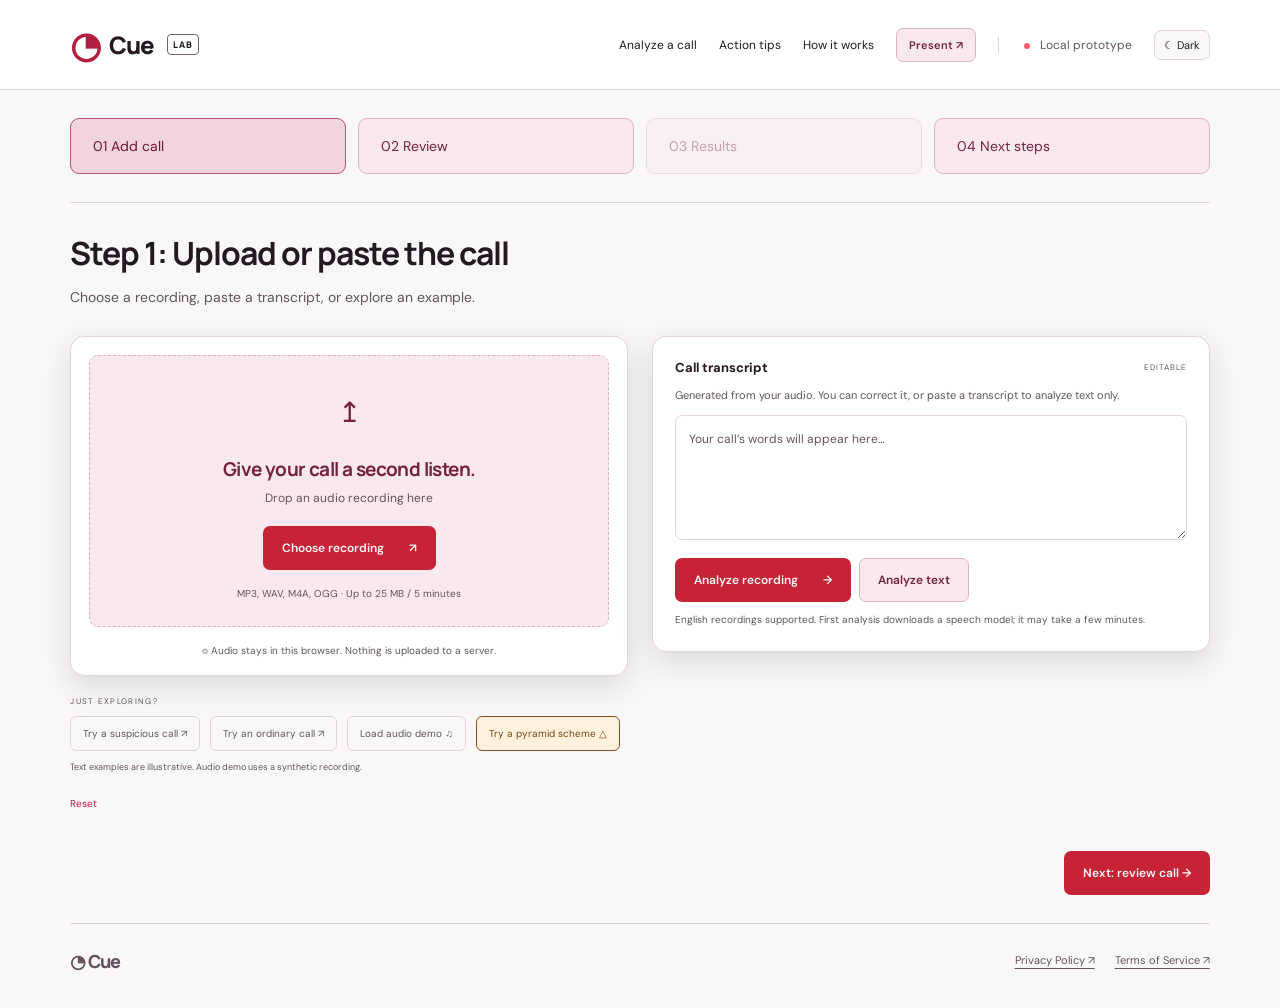
<file: index.html>
<!doctype html>
<html lang="en"><head><meta charset="UTF-8"><meta name="viewport" content="width=device-width, initial-scale=1"><meta name="description" content="Cue — an explainable call screening prototype."><title>Cue · Hear the warning signs</title><link rel="stylesheet" href="assets/style.css"><script src="assets/theme.js"></script><link rel="stylesheet" href="assets/theme.css"></head>
<body><header><a class="brand" href="./"><span class="logo">◔</span> Cue<span class="tag">LAB</span></a><nav><a href="#workspace">Analyze a call</a><a href="#safety">Action tips</a><a href="#method">How it works</a><button id="present" class="button secondary present-launch">Present ↗</button><span class="private"><i></i> Local prototype</span></nav></header>
<main><section class="hero"><div><div class="eyebrow">A LITTLE CLARITY. BEFORE YOU TRUST.</div><h1>Hear the call.<br><em>See the warning signs.</em></h1><p>Turn a call recording into an understandable risk assessment.<br class="wide"> Explore the language, pace, requests, and claims behind the voice.</p></div><div class="hero-art" aria-hidden="true"><div class="orbit"></div><div class="sound" id="heroWave"></div><span class="art-label">LISTEN · UNDERSTAND · QUESTION</span></div></section>
<div class="demo-note"><span class="note-icon">↗</span><p><strong>Recorded today. Real time tomorrow.</strong> Uploading a call demonstrates the experience. Live call monitoring is a future concept.</p><span class="pill">PROOF OF CONCEPT</span></div>
<section class="workspace" id="workspace"><div class="input-column"><div class="section-title"><span>01 / YOUR RECORDING</span><button class="text-button" id="reset">Reset</button></div><div class="card upload-card"><div id="dropzone" class="dropzone"><span class="upload-icon">↥</span><h2>Give your call a second listen.</h2><p>Drop an audio recording here</p><label class="button primary" for="file">Choose recording <span>↗</span></label><input type="file" id="file" accept="audio/*,.mp3,.wav,.m4a,.ogg,.webm,.flac" class="file-input"><small>MP3, WAV, M4A, OGG · Up to 25 MB / 5 minutes</small></div><div id="recording" hidden><div class="file-heading"><span class="file-icon">♫</span><div><strong id="filename"></strong><small id="filemeta"></small></div></div><canvas id="waveform" height="96" aria-label="Recording waveform"></canvas><audio id="player" controls></audio></div><section id="qualityPanel" class="quality-panel" aria-label="Recording quality" hidden></section><div class="privacy-line">⌾ Audio stays in this browser. Nothing is uploaded to a server.</div></div>
<section class="card playback-card" aria-labelledby="playbackTitle">
<div class="transcript-heading"><h3 id="playbackTitle">Playback experience</h3><span class="mini-label">RECORDING ONLY</span></div>
<div class="view-switch" role="group" aria-label="Analysis view"><button id="viewFull" aria-pressed="true">Full assessment</button><button id="viewLive" aria-pressed="false" disabled>Live demo</button></div>
<p id="timingHelp" class="muted">Analyze a recording to unlock clickable timestamps and simulated live playback.</p>
<div id="livePanel" hidden><div class="live-banner"><span class="live-dot"></span><strong>SIMULATED LIVE CALL</strong><span id="liveClock">0:00 / 0:00</span></div><p class="muted">Replays analyzed audio. Transcript segments and warnings appear as playback reaches them. No live call is being monitored.</p><div class="live-controls"><button id="livePlay" class="button primary">Play demo</button><button id="liveRestart" class="button secondary">Restart</button></div><p id="liveState" role="status">Ready to replay.</p><div id="liveTranscript" class="live-transcript" aria-label="Transcript revealed during playback"></div><div class="live-alerts"><h3>Warnings so far</h3><div id="liveWarnings" aria-live="polite"></div></div></div>
</section><div id="transcriptCard" class="card transcript-card"><div class="transcript-heading"><h3>Call transcript</h3><span class="mini-label" id="transcriptBadge">EDITABLE</span></div><p class="muted">Generated from your audio. You can correct it, or paste a transcript to analyze text only.</p><textarea id="transcript" placeholder="Your call’s words will appear here…" aria-label="Call transcript"></textarea><div class="actions"><button id="analyze" class="button primary">Analyze recording <span>→</span></button><button id="textAnalyze" class="button secondary">Analyze text</button><button id="cancel" class="text-button" hidden>Cancel</button></div><p id="status" class="status" role="status" aria-live="polite">English recordings supported. First analysis downloads a speech model; it may take a few minutes.</p></div>
<section id="inspector" class="card inspector" hidden aria-labelledby="inspectorTitle"><div class="transcript-heading"><h3 id="inspectorTitle">Explore the transcript</h3><span class="mini-label">CLICK A HIGHLIGHT</span></div><p class="muted">Label each excerpt as Caller, Recipient, or Unknown. Recipient speech is excluded from risk scoring and scheme matching. Unknown speech is included. Labels are manual, not voice recognition.</p><div class="highlight-legend"><span class="tone">Pressure</span><span class="requests">Requests</span><span class="reliability">Claims</span><span class="scheme">Schemes</span></div><p id="speakerSummary" class="muted"></p><div id="highlightDetail" class="highlight-detail" role="status">Select a highlighted phrase to see why it was flagged.</div><div id="speakerTranscript" class="speaker-transcript"></div></section><div class="samples"><span>JUST EXPLORING?</span><button id="sampleRisk">Try a suspicious call ↗</button><button id="sampleNormal">Try an ordinary call ↗</button><button id="sampleAudio">Load audio demo ♫</button><button id="samplePyramid" class="pyramid-example">Try a pyramid scheme △</button><small>Text examples are illustrative. Audio demo uses a synthetic recording.</small></div></div>
<div class="results-column"><div class="section-title"><span>02 / THE BIGGER PICTURE</span><span class="mini-label">EXPLAINABLE RESULTS</span></div><div class="card result-card" id="results" aria-live="polite"><div id="empty"><div class="empty-symbol">◎</div><h2 id="emptyHeading">Every call has a story.</h2><p id="emptyDescription">Add a recording to discover its signals.<br>We’ll show what stands out, and why.</p><div class="signal-preview"><span>◌ Tone</span><span>≋ Pace</span><span>↳ Requests</span><span>◇ Reliability</span></div><div class="empty-bottom">A risk indicator, with the reasoning attached.</div></div><div id="report" hidden><div class="report-top"><span class="eyebrow" id="sourceLabel"></span><button id="download" class="text-button">Save report ↓</button></div><div class="verdict"><div class="score-ring" id="scoreRing"><strong id="score"></strong><span>/ 100</span></div><div><span class="mini-label">HEURISTIC RISK INDEX</span><h2 id="verdict"></h2><p id="summary"></p></div></div><section id="classification" class="classification" aria-label="Call type and schemes"></section><div class="limit">A rule-based indicator, not a probability or a verdict. Low scores do not establish that a caller is safe.</div><section class="next-step" aria-labelledby="actionHeading"><div class="action-heading"><h3 id="actionHeading">Your next moves</h3><span class="mini-label">BASED ON THIS CALL</span></div><p id="nextStep"></p><ol id="actionTips" class="action-tips"></ol><details id="recovery" class="recovery" hidden><summary>Already shared something or sent money?</summary><ul id="recoveryTips"></ul><a href="https://consumer.ftc.gov/articles/what-do-if-you-were-scammed" target="_blank" rel="noopener noreferrer">FTC recovery steps ↗</a></details><a class="guidance-source" href="https://consumer.ftc.gov/articles/phone-scams" target="_blank" rel="noopener noreferrer">Guidance: FTC · Phone scams ↗</a></section><section class="personal-plan" aria-labelledby="planHeading"><div class="action-heading"><h3 id="planHeading">Your action checklist</h3><button id="clearPlan" class="text-button">Clear choices</button></div><p class="muted">Did you already do any of these? Select all that apply. Your answers personalize these steps, not the risk score.</p><fieldset class="situation-options"><legend>What happened?</legend><label><input type="checkbox" name="situation" value="code"> Shared a verification code</label><label><input type="checkbox" name="situation" value="password"> Shared a password</label><label><input type="checkbox" name="situation" value="money"> Sent money or gift-card codes</label><label><input type="checkbox" name="situation" value="access"> Installed software or allowed remote access</label></fieldset><p id="planProgress" role="status" class="plan-progress">Select a situation to build your checklist.</p><div id="planSteps" class="plan-steps"></div><p class="plan-note">Completion is self-reported. Checking a box does not secure an account or verify the caller. Choices stay in this tab until you reset or load another call.</p><a class="guidance-source" href="https://consumer.ftc.gov/articles/what-do-if-you-were-scammed" target="_blank" rel="noopener noreferrer">FTC recovery guidance ↗</a></section><div id="signals" class="signals"></div><div class="evidence-title"><h3>What stood out</h3><span id="evidenceCount" class="mini-label"></span></div><div id="evidence"></div></div></div></div></section>
<section id="safety" class="safety-guide" aria-labelledby="safetyTitle"><div class="safety-intro"><div class="eyebrow">STAY IN CONTROL</div><h2 id="safetyTitle">A warning is useful.<br>A next step is better.</h2><p>You don’t have to decide while someone is on the line.</p><a href="https://consumer.ftc.gov/articles/phone-scams" target="_blank" rel="noopener noreferrer">Read the FTC’s phone-scam guide ↗</a></div><article><span class="tip-number">01</span><h3>Pause the conversation.</h3><p>If a caller pressures you, hang up. Take time to check their story before acting.</p></article><article><span class="tip-number">02</span><h3>Verify on your terms.</h3><p>Contact the organization using a number from its official website or your card. Don’t rely on caller ID.</p></article><article><span class="tip-number">03</span><h3>Keep control of your accounts.</h3><p>Don’t give unexpected callers passwords, verification codes, payment, or remote access.</p></article></section>
<section id="method" class="method"><div><div class="eyebrow">BEHIND THE ASSESSMENT</div><h2>Four lenses.<br>One clearer picture.</h2><p>No single signal tells the whole story.</p></div><article><span>01</span><h3>Language & tone</h3><p>Looks for pressure and threat language in the transcript. It does not infer emotion from someone’s accent or voice.</p></article><article><span>02</span><h3>Speaking pace</h3><p>Estimates words per minute from the transcript and recording length. Pace is context, and does not increase the risk score.</p></article><article><span>03</span><h3>Requested actions</h3><p>Flags requests involving passwords, codes, unusual payments, and remote access using transparent language rules.</p></article><article><span>04</span><h3>Reliability cues</h3><p>Highlights identity claims and discouraging verification. A recording cannot authenticate the caller.</p></article></section>
<footer><a class="brand" href="#">◔ Cue</a><div class="footer-legal" role="navigation" aria-label="Legal information"><a href="privacy.html" target="_blank" rel="noopener noreferrer" aria-label="Privacy Policy (opens in a new tab)">Privacy Policy ↗</a><a href="terms.html" target="_blank" rel="noopener noreferrer" aria-label="Terms of Service (opens in a new tab)">Terms of Service ↗</a></div></footer></main><dialog id="presentation" class="presentation-dialog" aria-labelledby="presentationTitle"><div class="presentation-top"><a class="brand" href="#">◔ Cue</a><span class="mini-label">PRESENTATION MODE</span><div><button id="presentFullscreen" class="button secondary">Fullscreen</button><button id="presentClose" class="button primary">Close presentation</button></div></div><div class="presentation-intro"><div><span id="presentSource" class="eyebrow"></span><h1 id="presentationTitle">A clearer view of the call.</h1><p id="presentSummary"></p></div><div class="present-score"><strong id="presentScore">—</strong><span>HEURISTIC RISK / 100</span></div></div><div class="present-controls"><label>View <select id="presentMode"><option value="full">Full assessment</option><option value="live">Simulated live playback</option></select></label><button id="presentPlay" class="button primary">Play recording</button><button id="presentRestart" class="button secondary">Restart playback</button><span id="presentClock"></span><span id="presentQuality"></span></div><p id="presentModeNote" class="muted"></p><div class="present-grid"><section><h2>Conversation</h2><div id="presentTranscript"></div></section><section><h2>Call type &amp; schemes</h2><div id="presentSchemes"></div><h2>Key warning signs</h2><div id="presentWarnings"></div></section></div><p class="present-footer">A prototype assessment, not proof of fraud. Labels describe matched language patterns. Recording playback simulates the future experience.</p></dialog><script type="module" src="assets/app.js"></script></body></html>
</file>
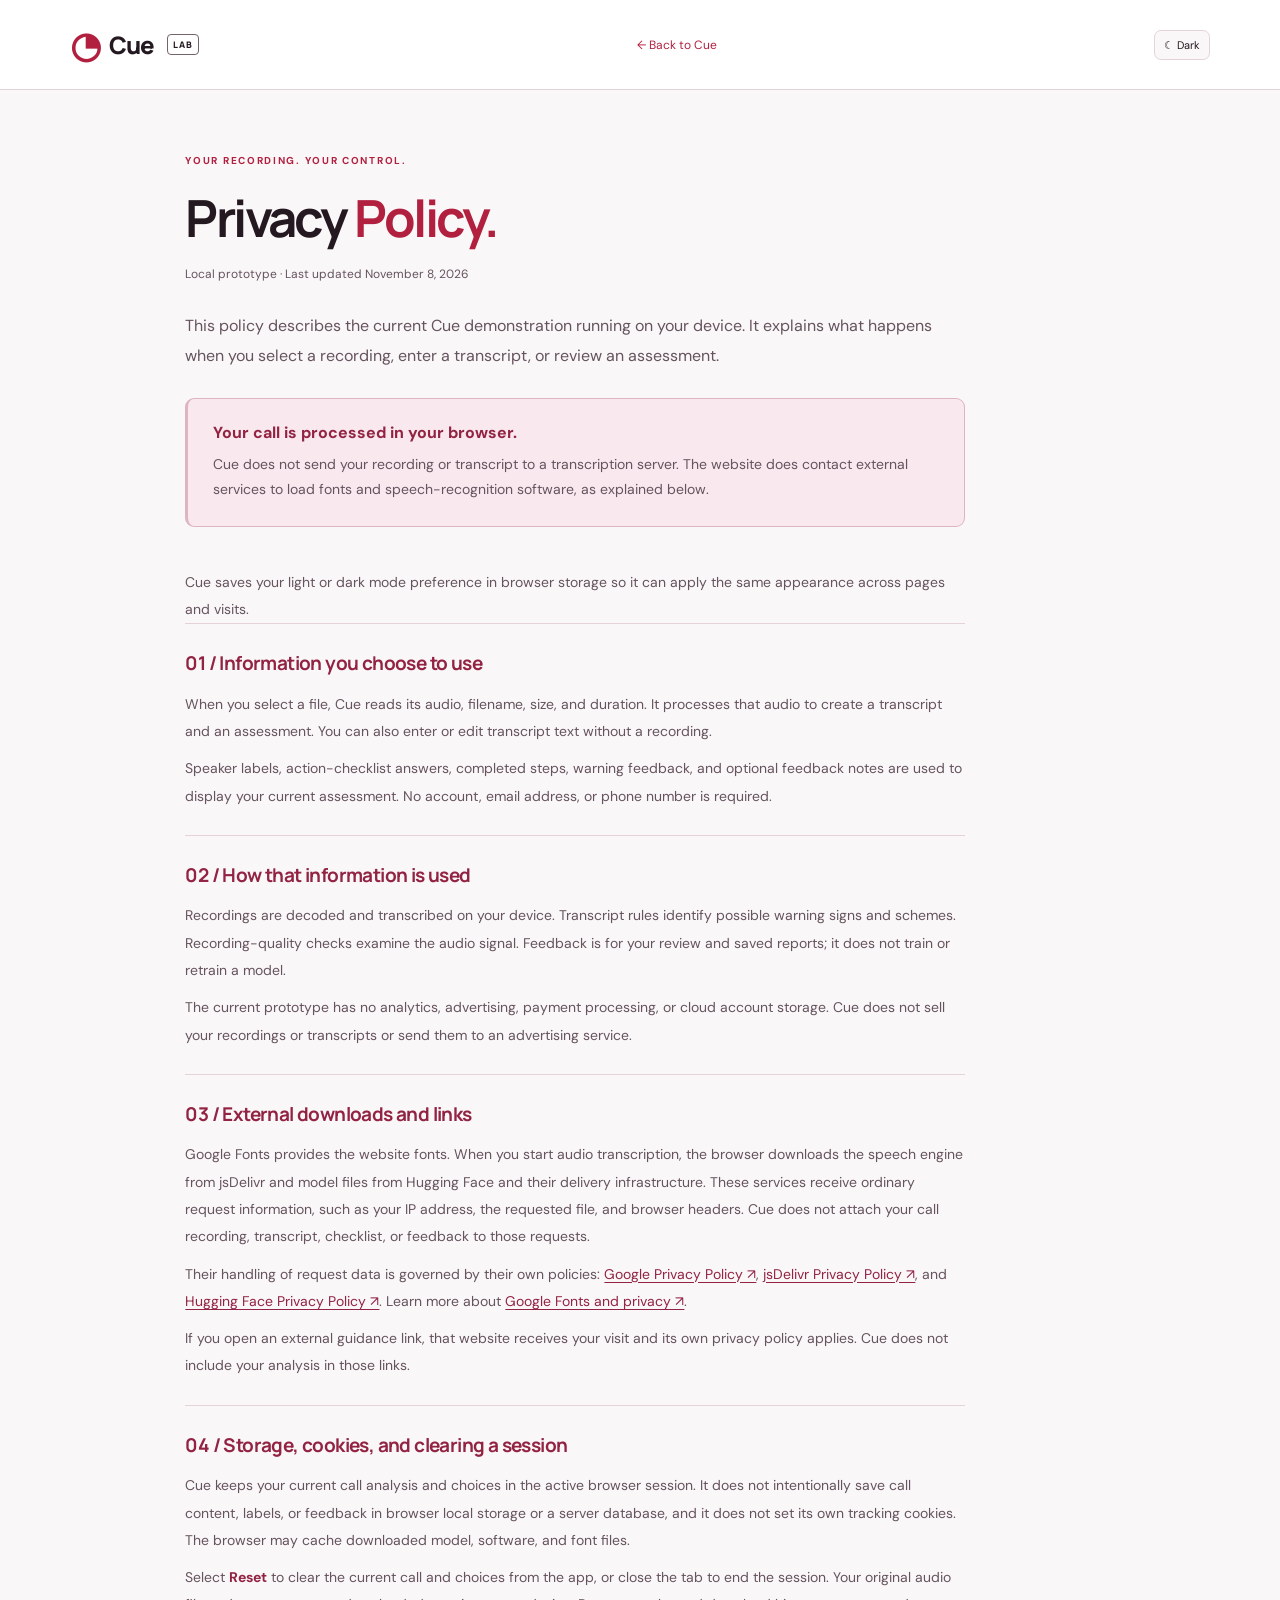
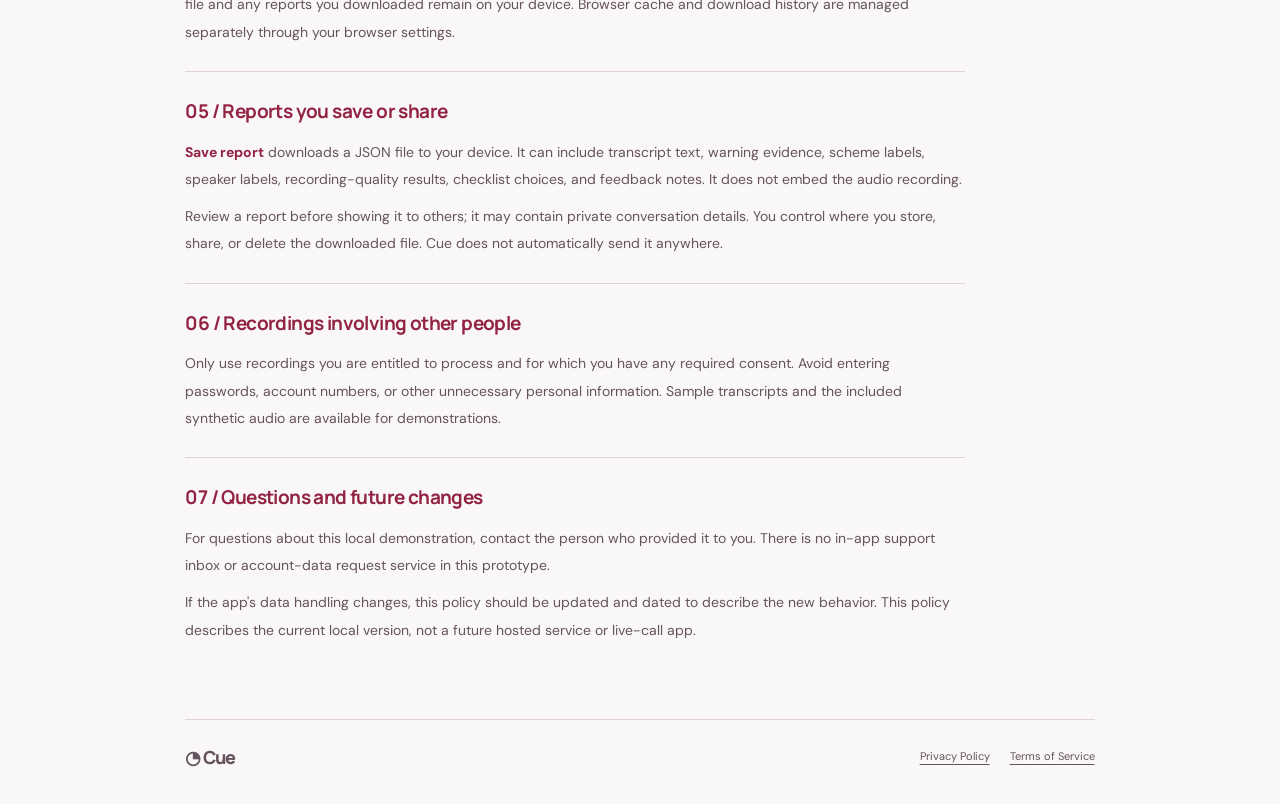
<file: privacy.html>
<!doctype html>
<html lang="en">
<head>
  <meta charset="UTF-8">
  <meta name="viewport" content="width=device-width, initial-scale=1">
  <meta name="description" content="How the Cue local prototype handles recordings, transcripts, feedback, and downloaded reports.">
  <title>Privacy Policy · Cue</title>
  <link rel="stylesheet" href="assets/style.css">
  <link rel="stylesheet" href="assets/legal.css">
  <script src="assets/theme.js"></script>
  <link rel="stylesheet" href="assets/theme.css">
</head>
<body class="legal-page">
  <header><a class="brand" href="./"><span class="logo">◔</span> Cue<span class="tag">LAB</span></a><a class="back-link" href="./#workspace">← Back to Cue</a></header>
  <main>
    <section class="legal-intro" aria-labelledby="policy-title">
      <span class="eyebrow">YOUR RECORDING. YOUR CONTROL.</span>
      <h1 id="policy-title">Privacy <em>Policy.</em></h1>
      <p class="legal-date">Local prototype · Last updated November 8, 2026</p>
      <p>This policy describes the current Cue demonstration running on your device. It explains what happens when you select a recording, enter a transcript, or review an assessment.</p>
      <div class="legal-summary"><strong>Your call is processed in your browser.</strong><p>Cue does not send your recording or transcript to a transcription server. The website does contact external services to load fonts and speech-recognition software, as explained below.</p></div>
    </section>
    <article class="legal-content" aria-label="Privacy policy details">
      <p>Cue saves your light or dark mode preference in browser storage so it can apply the same appearance across pages and visits.</p>
      <section><h2>01 / Information you choose to use</h2><p>When you select a file, Cue reads its audio, filename, size, and duration. It processes that audio to create a transcript and an assessment. You can also enter or edit transcript text without a recording.</p><p>Speaker labels, action-checklist answers, completed steps, warning feedback, and optional feedback notes are used to display your current assessment. No account, email address, or phone number is required.</p></section>
      <section><h2>02 / How that information is used</h2><p>Recordings are decoded and transcribed on your device. Transcript rules identify possible warning signs and schemes. Recording-quality checks examine the audio signal. Feedback is for your review and saved reports; it does not train or retrain a model.</p><p>The current prototype has no analytics, advertising, payment processing, or cloud account storage. Cue does not sell your recordings or transcripts or send them to an advertising service.</p></section>
      <section><h2>03 / External downloads and links</h2><p>Google Fonts provides the website fonts. When you start audio transcription, the browser downloads the speech engine from jsDelivr and model files from Hugging Face and their delivery infrastructure. These services receive ordinary request information, such as your IP address, the requested file, and browser headers. Cue does not attach your call recording, transcript, checklist, or feedback to those requests.</p><p>Their handling of request data is governed by their own policies: <a href="https://policies.google.com/privacy" target="_blank" rel="noopener noreferrer">Google Privacy Policy ↗</a>, <a href="https://www.jsdelivr.com/terms/privacy-policy" target="_blank" rel="noopener noreferrer">jsDelivr Privacy Policy ↗</a>, and <a href="https://huggingface.co/privacy" target="_blank" rel="noopener noreferrer">Hugging Face Privacy Policy ↗</a>. Learn more about <a href="https://fonts.googleblog.com/2022/11/your-privacy-and-google-fonts.html" target="_blank" rel="noopener noreferrer">Google Fonts and privacy ↗</a>.</p><p>If you open an external guidance link, that website receives your visit and its own privacy policy applies. Cue does not include your analysis in those links.</p></section>
      <section><h2>04 / Storage, cookies, and clearing a session</h2><p>Cue keeps your current call analysis and choices in the active browser session. It does not intentionally save call content, labels, or feedback in browser local storage or a server database, and it does not set its own tracking cookies. The browser may cache downloaded model, software, and font files.</p><p>Select <strong>Reset</strong> to clear the current call and choices from the app, or close the tab to end the session. Your original audio file and any reports you downloaded remain on your device. Browser cache and download history are managed separately through your browser settings.</p></section>
      <section><h2>05 / Reports you save or share</h2><p><strong>Save report</strong> downloads a JSON file to your device. It can include transcript text, warning evidence, scheme labels, speaker labels, recording-quality results, checklist choices, and feedback notes. It does not embed the audio recording.</p><p>Review a report before showing it to others; it may contain private conversation details. You control where you store, share, or delete the downloaded file. Cue does not automatically send it anywhere.</p></section>
      <section><h2>06 / Recordings involving other people</h2><p>Only use recordings you are entitled to process and for which you have any required consent. Avoid entering passwords, account numbers, or other unnecessary personal information. Sample transcripts and the included synthetic audio are available for demonstrations.</p></section>
      <section><h2>07 / Questions and future changes</h2><p>For questions about this local demonstration, contact the person who provided it to you. There is no in-app support inbox or account-data request service in this prototype.</p><p>If the app's data handling changes, this policy should be updated and dated to describe the new behavior. This policy describes the current local version, not a future hosted service or live-call app.</p></section>
    </article>
    <footer><a class="brand" href="./">◔ Cue</a><div class="footer-legal"><a href="privacy.html" aria-current="page">Privacy Policy</a><a href="terms.html">Terms of Service</a></div></footer>
  </main>
</body>
</html>
</file>
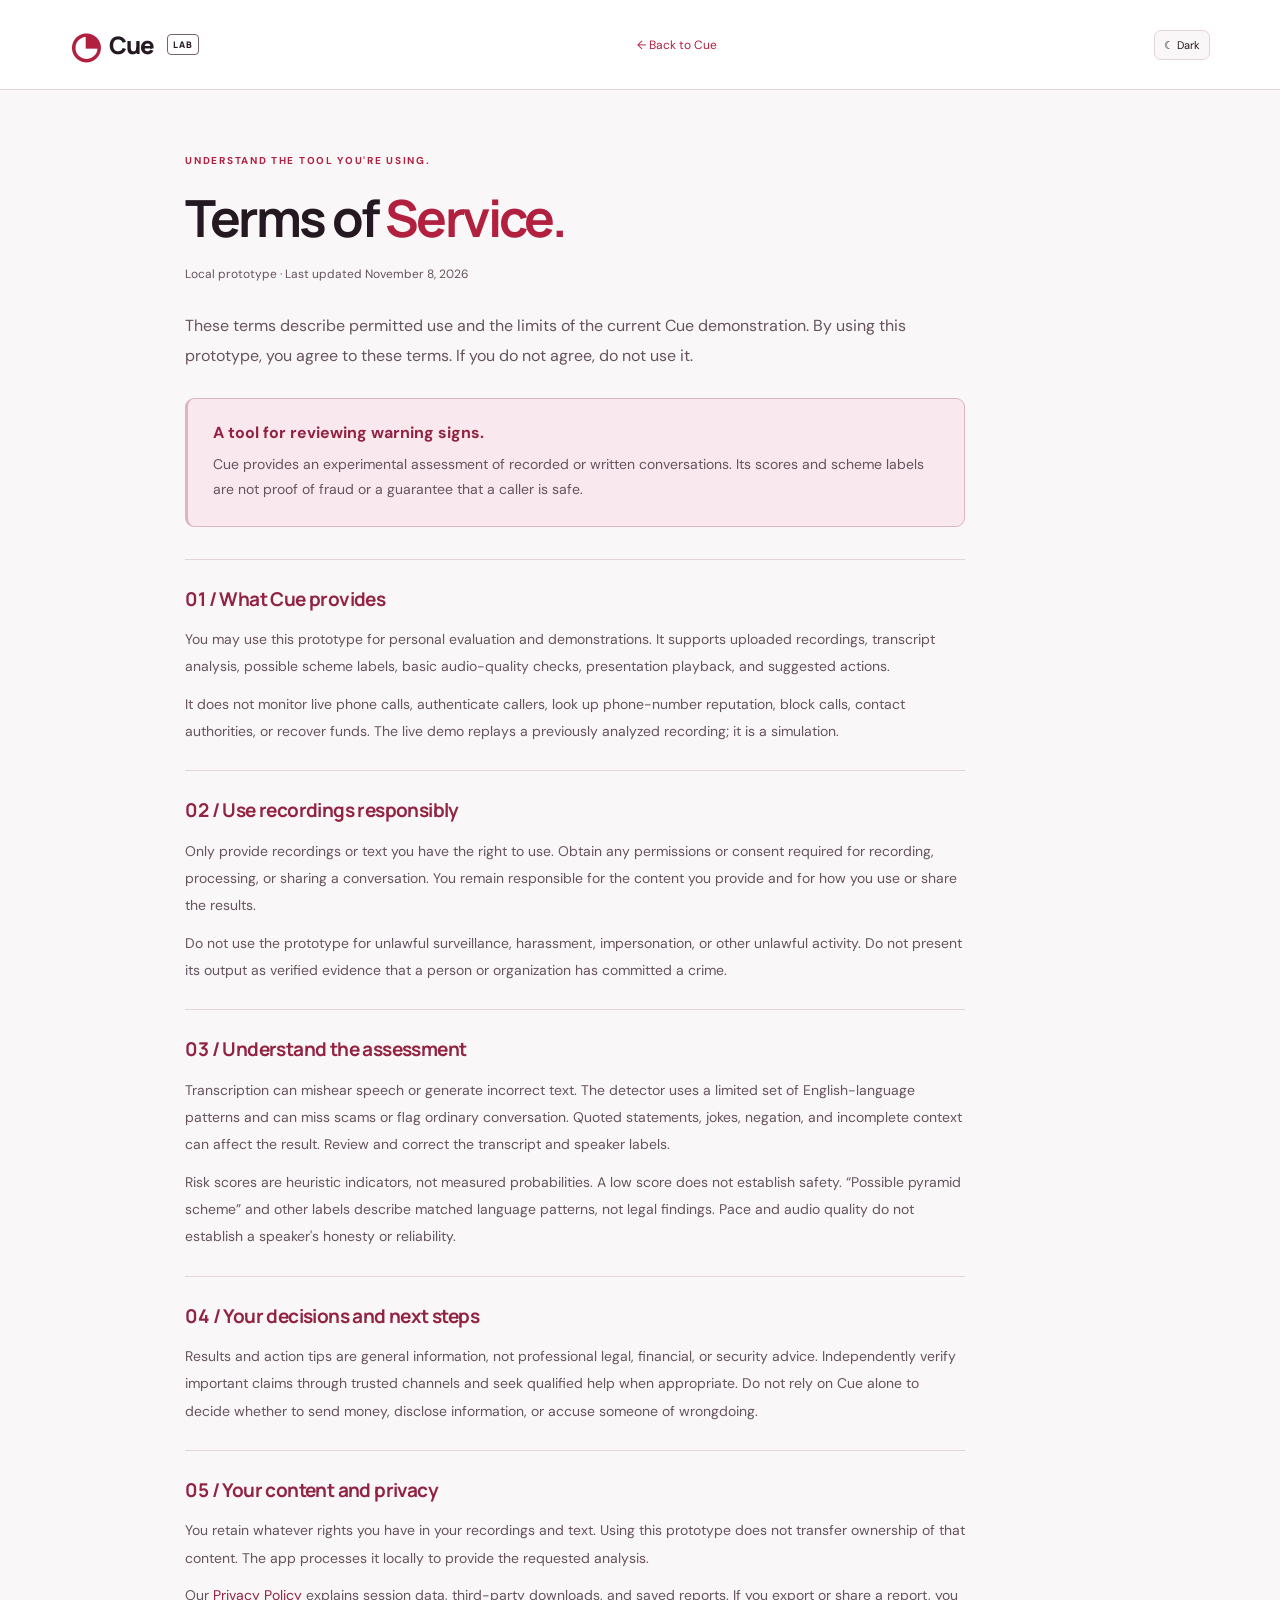
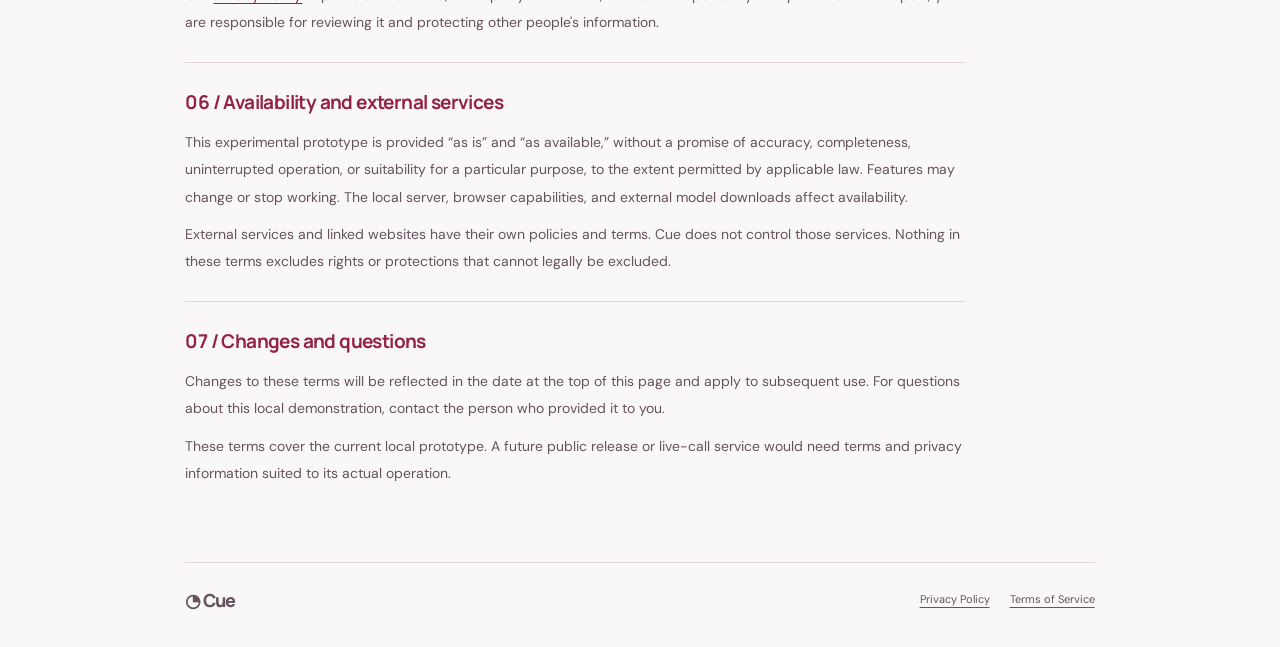
<file: terms.html>
<!doctype html>
<html lang="en">
<head>
  <meta charset="UTF-8">
  <meta name="viewport" content="width=device-width, initial-scale=1">
  <meta name="description" content="Terms for evaluating and demonstrating the Cue recorded-call analysis prototype.">
  <title>Terms of Service · Cue</title>
  <link rel="stylesheet" href="assets/style.css">
  <link rel="stylesheet" href="assets/legal.css">
  <script src="assets/theme.js"></script>
  <link rel="stylesheet" href="assets/theme.css">
</head>
<body class="legal-page">
  <header><a class="brand" href="./"><span class="logo">◔</span> Cue<span class="tag">LAB</span></a><a class="back-link" href="./#workspace">← Back to Cue</a></header>
  <main>
    <section class="legal-intro" aria-labelledby="terms-title">
      <span class="eyebrow">UNDERSTAND THE TOOL YOU'RE USING.</span>
      <h1 id="terms-title">Terms of <em>Service.</em></h1>
      <p class="legal-date">Local prototype · Last updated November 8, 2026</p>
      <p>These terms describe permitted use and the limits of the current Cue demonstration. By using this prototype, you agree to these terms. If you do not agree, do not use it.</p>
      <div class="legal-summary"><strong>A tool for reviewing warning signs.</strong><p>Cue provides an experimental assessment of recorded or written conversations. Its scores and scheme labels are not proof of fraud or a guarantee that a caller is safe.</p></div>
    </section>
    <article class="legal-content" aria-label="Terms of service details">
      <section><h2>01 / What Cue provides</h2><p>You may use this prototype for personal evaluation and demonstrations. It supports uploaded recordings, transcript analysis, possible scheme labels, basic audio-quality checks, presentation playback, and suggested actions.</p><p>It does not monitor live phone calls, authenticate callers, look up phone-number reputation, block calls, contact authorities, or recover funds. The live demo replays a previously analyzed recording; it is a simulation.</p></section>
      <section><h2>02 / Use recordings responsibly</h2><p>Only provide recordings or text you have the right to use. Obtain any permissions or consent required for recording, processing, or sharing a conversation. You remain responsible for the content you provide and for how you use or share the results.</p><p>Do not use the prototype for unlawful surveillance, harassment, impersonation, or other unlawful activity. Do not present its output as verified evidence that a person or organization has committed a crime.</p></section>
      <section><h2>03 / Understand the assessment</h2><p>Transcription can mishear speech or generate incorrect text. The detector uses a limited set of English-language patterns and can miss scams or flag ordinary conversation. Quoted statements, jokes, negation, and incomplete context can affect the result. Review and correct the transcript and speaker labels.</p><p>Risk scores are heuristic indicators, not measured probabilities. A low score does not establish safety. “Possible pyramid scheme” and other labels describe matched language patterns, not legal findings. Pace and audio quality do not establish a speaker's honesty or reliability.</p></section>
      <section><h2>04 / Your decisions and next steps</h2><p>Results and action tips are general information, not professional legal, financial, or security advice. Independently verify important claims through trusted channels and seek qualified help when appropriate. Do not rely on Cue alone to decide whether to send money, disclose information, or accuse someone of wrongdoing.</p></section>
      <section><h2>05 / Your content and privacy</h2><p>You retain whatever rights you have in your recordings and text. Using this prototype does not transfer ownership of that content. The app processes it locally to provide the requested analysis.</p><p>Our <a href="privacy.html">Privacy Policy</a> explains session data, third-party downloads, and saved reports. If you export or share a report, you are responsible for reviewing it and protecting other people's information.</p></section>
      <section><h2>06 / Availability and external services</h2><p>This experimental prototype is provided “as is” and “as available,” without a promise of accuracy, completeness, uninterrupted operation, or suitability for a particular purpose, to the extent permitted by applicable law. Features may change or stop working. The local server, browser capabilities, and external model downloads affect availability.</p><p>External services and linked websites have their own policies and terms. Cue does not control those services. Nothing in these terms excludes rights or protections that cannot legally be excluded.</p></section>
      <section><h2>07 / Changes and questions</h2><p>Changes to these terms will be reflected in the date at the top of this page and apply to subsequent use. For questions about this local demonstration, contact the person who provided it to you.</p><p>These terms cover the current local prototype. A future public release or live-call service would need terms and privacy information suited to its actual operation.</p></section>
    </article>
    <footer><a class="brand" href="./">◔ Cue</a><div class="footer-legal"><a href="privacy.html">Privacy Policy</a><a href="terms.html" aria-current="page">Terms of Service</a></div></footer>
  </main>
</body>
</html>
</file>
<file: assets/style.css>
@import url('https://fonts.googleapis.com/css2?family=DM+Sans:wght@400;500;600;700&family=Manrope:wght@400;500;600;700;800&display=swap');
:root{color-scheme:dark;--ink:#f1edef;--muted:#aaa5aa;--accent:#ff5b65;--line:#30272b;--paper:#09090b;--lime:#ff5b65;--purple:#c63245}*{box-sizing:border-box}html{scroll-behavior:smooth}body{margin:0;background:var(--paper);color:var(--ink);font-family:'DM Sans',sans-serif;font-size:14px}button,a,label,input,textarea{-webkit-tap-highlight-color:transparent}button,label.button{cursor:pointer}button,textarea{font:inherit}a{color:inherit;text-decoration:none}header{height:90px;border-bottom:1px solid var(--line);display:flex;justify-content:space-between;align-items:center;padding:0 5.5%}.brand{display:flex;gap:9px;align-items:center;font-family:Manrope,sans-serif;font-size:24px;font-weight:800;letter-spacing:-1px}.logo{font-size:36px;color:var(--accent)}.tag{font-size:9px;border:1px solid #75636a;padding:3px 5px;border-radius:4px;letter-spacing:1px;margin-left:4px}nav{display:flex;gap:32px;align-items:center;font-size:12px}.private{padding-left:25px;border-left:1px solid var(--line);color:var(--muted)}i{display:inline-block;width:6px;height:6px;background:#ff5b65;border-radius:50%;margin-right:7px}main{max-width:1440px;margin:auto;padding:0 5.5%}.hero{display:flex;align-items:center;justify-content:space-between;padding:66px 0 46px}.eyebrow{font-size:10px;letter-spacing:1.7px;font-weight:700;color:var(--accent)}h1{font-family:Manrope,sans-serif;font-size:clamp(36px,4vw,58px);line-height:1.15;letter-spacing:-2.6px;margin:20px 0}h1 em{font-style:normal;color:var(--accent)}.hero p{font-size:15px;line-height:1.8;color:var(--muted)}.hero-art{position:relative;width:290px;height:200px;display:grid;place-items:center;margin-right:25px}.orbit{position:absolute;border:1px solid #4b242c;border-radius:50%;width:210px;height:210px}.orbit:before,.orbit:after{content:'';position:absolute;border:1px solid #2c1a20;border-radius:50%;inset:18px}.orbit:after{inset:-22px}.sound{display:flex;align-items:center;gap:5px;height:90px;z-index:1}.sound b{background:var(--accent);width:5px;border-radius:8px}.art-label{position:absolute;bottom:-12px;font-size:8px;letter-spacing:2px;color:#b2a2a7;background:var(--paper);padding:8px}.demo-note{display:flex;align-items:center;gap:15px;border:1px solid #51252d;background:#211115;border-radius:9px;padding:12px 18px;margin-bottom:35px}.demo-note p{font-size:12px;line-height:1.6;margin:0;flex:1;color:#c2abb1}.demo-note strong{color:#ffb3ba}.note-icon{font-size:25px;color:#ff6773}.pill{font-size:8px;letter-spacing:1px;white-space:nowrap;color:#e69da6}.workspace{display:grid;grid-template-columns:1fr 1.05fr;gap:26px;align-items:start;scroll-margin-top:20px}.section-title{display:flex;justify-content:space-between;align-items:center;height:34px;margin-bottom:10px;font-size:10px;font-weight:700;letter-spacing:1.1px}.card{background:#111114;border:1px solid var(--line);border-radius:14px;overflow:hidden}.upload-card{padding:18px}.dropzone{border:1.5px dashed #634048;border-radius:9px;text-align:center;padding:32px 14px 26px;background:#151115}.dropzone.drag{background:#32171e;border-color:var(--accent)}.upload-icon{display:grid;place-items:center;font-size:28px;color:var(--accent);width:50px;height:50px;border-radius:14px;background:#33151d;margin:0 auto 18px}h2{font-family:Manrope,sans-serif;font-size:19px;letter-spacing:-.6px}.dropzone h2{margin:0 0 8px}.dropzone p{color:var(--muted);font-size:12px;margin:0 0 20px}.button{border-radius:7px;border:1px solid transparent;display:inline-flex;justify-content:center;align-items:center;gap:25px;padding:13px 18px;font-weight:600;font-size:12px;transition:background .15s}.primary{color:#fff6f7;background:#c62436}.primary:hover{background:#e13447}.secondary{color:var(--accent);background:#24151b;border-color:#5b2835}.button:disabled{opacity:.5;cursor:wait}.file-input{position:absolute;width:1px;height:1px;overflow:hidden;clip-path:inset(50%)}.file-input:focus-visible+small{outline:2px solid var(--accent)}small{display:block}.dropzone small{margin-top:17px;font-size:10px;color:#b4a3a9}.privacy-line{font-size:10px;color:var(--muted);text-align:center;margin-top:17px}.transcript-card{margin-top:16px;padding:22px}.transcript-heading{display:flex;justify-content:space-between;align-items:center}h3{font-size:13px;margin:0}.mini-label{font-size:8px;letter-spacing:1px;color:#b7a6ad}.muted{font-size:11px;line-height:1.6;color:var(--muted)}textarea{resize:vertical;width:100%;min-height:125px;border:1px solid #453139;border-radius:7px;background:#0b0b0e;padding:13px;font-size:12px;line-height:1.75;color:var(--ink)}textarea::placeholder{color:#9f9199}.actions{display:flex;flex-wrap:wrap;gap:8px;margin-top:14px}.status{font-size:10px;line-height:1.65;color:var(--muted);margin-bottom:0}.status.error{color:#ff929a}.text-button{border:0;background:transparent;padding:0;color:var(--accent);font-size:10px}.samples{display:flex;gap:10px;flex-wrap:wrap;margin:20px 0}.samples>span{width:100%;font-size:8px;letter-spacing:1.3px;color:var(--muted)}.samples button{border:1px solid var(--line);background:transparent;padding:10px 12px;border-radius:6px;color:#c6b9be;font-size:10px}.samples small{width:100%;font-size:9px;color:#ac9da3}.result-card{min-height:650px;padding:28px}#empty{display:flex;align-items:center;flex-direction:column;justify-content:center;min-height:590px;text-align:center}.empty-symbol{font-size:80px;font-weight:400;color:#a9364b;line-height:1;margin:40px 0 25px}#empty h2{font-size:23px;margin:0 0 12px}#empty p{font-size:12px;color:var(--muted);line-height:1.9;margin:0}.signal-preview{display:grid;grid-template-columns:1fr 1fr;gap:10px;margin-top:28px}.signal-preview span{font-size:11px;background:#1e151a;border:1px solid #3b252e;padding:12px 20px;border-radius:6px;color:#d5b5c0}.empty-bottom{font-size:10px;color:#a999a1;margin-top:90px}.report-top{display:flex;justify-content:space-between;gap:10px}.report-top .eyebrow{font-size:8px;letter-spacing:1px}.verdict{display:flex;align-items:center;gap:20px;margin:30px 0 20px}.score-ring{flex-shrink:0;width:105px;height:105px;border-radius:50%;display:flex;flex-direction:column;align-items:center;justify-content:center;background:radial-gradient(closest-side,#111114 83%,transparent 85%),conic-gradient(var(--risk-color,#ff5b65) var(--angle),#35242c 0)}.score-ring strong{font-size:32px;font-family:Manrope,sans-serif}.score-ring span{font-size:10px;color:var(--muted)}.verdict h2{font-size:23px;margin:7px 0}.verdict p{font-size:11px;line-height:1.6;color:var(--muted);margin:0}.limit{font-size:10px;line-height:1.6;background:#1b161b;border-radius:6px;padding:12px;color:#b4a6ae}.signals{display:grid;grid-template-columns:1fr 1fr;gap:10px;margin:22px 0}.signal{border:1px solid #35272f;border-radius:8px;padding:14px}.signal>span{font-size:9px;color:var(--muted)}.signal strong{display:block;font-size:13px;margin:7px 0}.signal p{font-size:10px;line-height:1.6;color:var(--muted);margin:0}.evidence-title{display:flex;justify-content:space-between;border-top:1px solid var(--line);padding-top:21px}.evidence{margin-top:14px;padding-left:11px;border-left:2px solid #e34b62}.evidence strong{font-size:11px}.evidence p{font-size:11px;line-height:1.6;color:var(--muted);margin:5px 0}.evidence q{font-size:11px;line-height:1.6;color:#d5bec8;display:block}.next-step{border-radius:8px;background:#27131b;padding:14px;margin-top:22px;font-size:11px;color:#f2c4ce}.next-step p{line-height:1.7;margin:6px 0 0}.file-heading{display:flex;gap:12px;align-items:center;padding:10px 4px}.file-heading strong{font-size:12px;overflow-wrap:anywhere}.file-heading small{font-size:10px;color:var(--muted);margin-top:5px}.file-icon{background:#33151d;color:var(--accent);padding:12px;border-radius:9px;font-size:20px}canvas{width:100%;background:#170e13;margin:12px 0;border-radius:8px}audio{width:100%;height:36px}.method{border-top:1px solid var(--line);display:grid;grid-template-columns:1.35fr repeat(4,1fr);gap:27px;padding:44px 0;margin-top:35px}.method h2{font-size:24px;line-height:1.25;margin:12px 0}.method p{font-size:11px;color:var(--muted);line-height:1.85}.method article>span{font-size:11px;color:#ff737e;display:block;margin:5px 0 25px}.method article h3{font-size:12px}footer{border-top:1px solid var(--line);padding:25px 0 35px;display:flex;justify-content:space-between;align-items:center;color:#b0a0a8}footer .brand{font-size:18px}footer p{font-size:11px}footer>span{font-size:8px;letter-spacing:1px}button:focus-visible,a:focus-visible,textarea:focus-visible,label.button:focus-within{outline:3px solid #ff929a;outline-offset:4px}[hidden]{display:none!important}@media(max-width:900px){.hero-art{display:none}.hero{padding-top:40px}.workspace{gap:16px}.result-card{padding:20px}.verdict{gap:12px}.score-ring{width:85px;height:85px}.method{grid-template-columns:repeat(2,1fr)}.method>div{grid-column:span 2}.method article>span{margin-bottom:12px}}@media(max-width:650px){header{height:72px}.brand{font-size:21px}nav a{display:none}nav{gap:0}.private{padding-left:10px;font-size:10px}.hero{padding:35px 0 22px}h1{font-size:36px;letter-spacing:-1.8px}.hero p{font-size:13px}.wide{display:none}.pill{display:none}.demo-note{padding:12px}.workspace{grid-template-columns:1fr}.result-card{min-height:400px}#empty{min-height:360px}.empty-bottom{margin-top:40px}.method{gap:20px}.verdict h2{font-size:21px}footer p{display:none}footer>span{font-size:7px}}

/* Action guidance and the red-on-black visual system. */
::selection{background:#a82b42;color:#fff6f7}
header{background:#09090b}
.card{box-shadow:0 10px 32px #00000020}
.next-step{border:1px solid #642a39;padding:20px;margin-top:22px}
.action-heading{display:flex;gap:12px;justify-content:space-between;align-items:center}
.action-heading h3{font-size:15px;color:#ffe2e7}
.action-heading .mini-label{color:#e0a9b5;font-size:7px}
.next-step>p{color:#cdb6bf;margin:10px 0 16px}
.action-tips{list-style:none;counter-reset:next-move;margin:0;padding:0}
.action-tips li{counter-increment:next-move;position:relative;padding:0 0 14px 34px;margin-top:14px;border-bottom:1px solid #542634}
.action-tips li:before{content:counter(next-move,decimal-leading-zero);position:absolute;left:0;top:1px;font-size:10px;font-weight:700;color:#ff8497}
.action-tips li:last-child{padding-bottom:0;border:0}
.action-tips strong{font-size:12px;color:#f6dce4}
.action-tips p{color:#cbb6bf;line-height:1.7;margin-top:4px}
.guidance-source,.recovery a{display:inline-block;font-size:10px;color:#ff98aa;margin-top:15px;text-decoration:underline;text-underline-offset:3px;line-height:1.7}
.recovery{border-top:1px solid #642a39;margin-top:17px;padding-top:16px}
.recovery summary{cursor:pointer;font-size:11px;line-height:1.7;color:#ffd5df;font-weight:600}
.recovery ul{padding-left:18px;color:#d0bbc4;font-size:11px;line-height:1.8;margin-bottom:0}
.recovery li+li{margin-top:8px}
summary:focus-visible{outline:3px solid #ff929a;outline-offset:5px}
.safety-guide{display:grid;grid-template-columns:1.25fr repeat(3,1fr);gap:26px;margin-top:38px;border:1px solid #4b2733;border-radius:14px;background:#160e13;padding:28px;scroll-margin-top:20px}
.safety-guide h2{font-size:24px;line-height:1.35;margin:12px 0}
.safety-guide p{font-size:12px;line-height:1.8;color:#bda9b2;margin-bottom:0}
.safety-intro>a{display:inline-block;font-size:10px;color:#ff879a;text-decoration:underline;text-underline-offset:3px;line-height:1.8;margin-top:14px}
.tip-number{display:inline-grid;place-items:center;width:33px;height:33px;background:#381520;border:1px solid #663044;border-radius:8px;font-size:10px;font-weight:700;color:#ff9cad;margin-bottom:20px}
.safety-guide article{padding-top:4px}
.safety-guide h3{font-size:13px;line-height:1.6;color:#f8d9e3}
.samples button:hover{background:#26151c;border-color:#79404e}
:root{accent-color:#e83f54}
@media(max-width:1000px){.safety-guide{grid-template-columns:1fr 1fr}.safety-intro{grid-column:span 2}.safety-guide article:last-child{grid-column:span 2}.safety-intro h2 br{display:none}}
@media(max-width:650px){.safety-guide{grid-template-columns:1fr;padding:22px;gap:22px}.safety-intro,.safety-guide article:last-child{grid-column:auto}.safety-guide article{border-top:1px solid #492431;padding-top:20px}.tip-number{margin-bottom:12px}.next-step{padding:16px}.action-heading{flex-wrap:wrap;gap:6px}.action-tips li{padding-left:27px}}

.playback-card{margin-top:16px;padding:22px}.view-switch{display:flex;margin:18px 0 10px;gap:5px;padding:4px;background:#09090b;border:1px solid #39242d;border-radius:8px}.view-switch button{flex:1;border:0;background:transparent;color:#b6a8b0;padding:11px 9px;border-radius:5px;font-size:11px;font-weight:600}.view-switch button[aria-pressed=true]{background:#46202d;color:#ffdae4}.view-switch button:disabled{opacity:.45;cursor:not-allowed}.live-banner{display:flex;align-items:center;gap:8px;background:#32111c;border:1px solid #662438;padding:11px;border-radius:6px;flex-wrap:wrap}.live-banner strong{font-size:9px;letter-spacing:.8px;color:#ff9ab0}.live-banner>span:last-child{margin-left:auto;font-size:10px;color:#d9bac5;font-variant-numeric:tabular-nums}.live-dot{width:7px;height:7px;border-radius:50%;background:#ff4864}.live-controls{display:flex;gap:8px;margin-top:16px}#liveState{font-size:10px;color:#c5acb7;line-height:1.7}.live-transcript{padding:15px;min-height:115px;max-height:260px;overflow:auto;border:1px solid #4c2a37;border-radius:7px;background:#0b090d;font-size:12px;line-height:1.9;color:#f0dbe4;white-space:pre-wrap}.live-alerts{margin-top:20px}.live-alerts h3{font-size:12px}.live-warning{display:flex;align-items:center;justify-content:space-between;gap:8px;border-left:2px solid #f24766;background:#29121c;padding:12px;margin-top:9px}.live-warning strong{font-size:11px}.timestamp{flex-shrink:0;border:1px solid #7f3048;background:#3e1825;color:#ffb4c5;font-size:10px;padding:7px 9px;border-radius:5px;font-variant-numeric:tabular-nums;cursor:pointer}.timestamp:hover{background:#64263a}.evidence-heading{display:flex;justify-content:space-between;align-items:center;gap:10px}.personal-plan{border:1px solid #56303e;border-radius:9px;margin:20px 0;padding:19px;background:#141015}.personal-plan h3{font-size:14px;color:#ffdee7}.situation-options{border:0;padding:0;margin:17px 0 12px;display:grid;gap:9px}.situation-options legend{font-size:10px;color:#c7a9b5;margin-bottom:10px}.situation-options label{display:flex;gap:10px;align-items:flex-start;border:1px solid #442733;border-radius:6px;padding:11px;font-size:11px;line-height:1.5;cursor:pointer;background:#1b1219}.situation-options label:has(input:checked){background:#3a1826;border-color:#b34a65}.situation-options input,.plan-step input{flex-shrink:0;margin:2px 0 0;width:15px;height:15px;accent-color:#df3656;cursor:pointer}.plan-progress{font-size:11px;color:#ff9fb7;line-height:1.7;margin:17px 0 10px}.plan-step{display:flex;gap:11px;align-items:flex-start;padding:14px 0;border-top:1px solid #402531;cursor:pointer}.plan-step strong{font-size:12px;color:#f8dce6;line-height:1.6}.plan-detail{display:block;font-size:11px;color:#bfa9b4;line-height:1.8;margin-top:5px}.plan-step:has(input:checked) strong{text-decoration:line-through;color:#bba0ac}.plan-note{font-size:10px;line-height:1.75;color:#a58f9b;margin-bottom:0}.personal-plan input:focus-visible{outline:2px solid #ff9fb7;outline-offset:4px}@media(max-width:650px){.playback-card{padding:18px}.personal-plan{padding:16px}.evidence-heading{flex-wrap:wrap}.view-switch button{font-size:10px}.live-warning{flex-wrap:wrap}}

/* Explainable call insights */
nav{gap:22px}.present-launch{padding:9px 12px;font-size:11px}.inspector{margin-top:16px;padding:22px}.highlight-legend{display:flex;gap:8px;flex-wrap:wrap;margin:16px 0}.highlight-legend span{font-size:9px;padding:5px 8px;border-radius:4px;border-bottom:2px solid currentColor}.tone{--phrase:#ffad83;--phrase-bg:#4b251a}.requests{--phrase:#ff9db8;--phrase-bg:#4b1729}.reliability{--phrase:#c3b1ff;--phrase-bg:#302244}.scheme{--phrase:#ffce83;--phrase-bg:#493218}.highlight-legend span,.phrase{color:var(--phrase);background:var(--phrase-bg)}.phrase{font:inherit;border:0;border-bottom:2px solid var(--phrase);padding:1px 2px;border-radius:3px;text-align:left;display:inline;line-height:inherit;white-space:pre-wrap;box-decoration-break:clone;-webkit-box-decoration-break:clone}.phrase:hover{filter:brightness(1.2)}mark.phrase{cursor:default}.highlight-detail{border:1px solid #623141;border-radius:7px;padding:12px;color:#dfc0cd;background:#27131b;font-size:11px;line-height:1.7;margin-bottom:14px}.highlight-detail strong{font-size:12px;color:#ffe0e9}.highlight-detail p{margin:4px 0 7px}.speaker-transcript{max-height:570px;overflow:auto;padding-right:4px}.speaker-row{padding:13px 0;border-bottom:1px solid #38232e}.speaker-row:last-child{border:0}.speaker-row-top{display:flex;gap:10px;justify-content:space-between;align-items:center}.speaker-row-top label{font-size:9px;color:#ae98a5;display:flex;gap:5px;align-items:center}select{font:inherit;border:1px solid #634052;background:#191017;color:#f2d8e5;border-radius:5px;padding:6px;font-size:11px}.speaker-row p{font-size:12px;line-height:2.05;margin:10px 0 3px;white-space:pre-wrap;overflow-wrap:anywhere}.speaker-row.recipient p{color:#b69daa}.recipient-note{font-size:9px;color:#c2a7b6}.classification{border:1px solid #663141;background:#21121a;padding:18px;border-radius:9px;margin:0 0 18px}.classification>h3{font-size:16px;line-height:1.4;margin:8px 0 12px}.scheme-card{border-top:1px solid #56313f;padding-top:13px;margin-top:13px}.scheme-card h4{font-size:14px;color:#ffc289;margin:0 0 7px}.scheme-card p{font-size:11px;line-height:1.75;color:#d9bdca;margin:6px 0}.scheme-cues{padding-left:16px;font-size:10px;line-height:1.8;color:#c5adb9;margin-bottom:0}.scheme-cues li+li{margin-top:6px}.scheme-cues strong{font-weight:500;color:#e5c9d6}.pyramid-example{border-color:#84522c!important;color:#ffcb94!important;background:#2d1c13!important}.quality-panel{border-top:1px solid #5d3243;margin-top:18px;padding:16px 4px 0}.quality-panel h3{font-size:13px;color:#ffc59f}.quality-metrics{font-size:9px;color:#c3abb8;line-height:1.7}.quality-issue{margin:12px 0}.quality-issue strong{font-size:11px;color:#f4c0ce}.quality-issue p{font-size:11px;color:#c4aab7;line-height:1.7;margin:4px 0}.warning-feedback{margin:14px 0 18px;padding:12px;border:1px solid #402734;border-radius:7px;background:#181017}.warning-feedback>span{font-size:10px;color:#d9bdca}.feedback-votes{display:flex;gap:7px;margin:9px 0}.feedback-votes button{border:1px solid #653747;background:#26151e;color:#d9b6c5;border-radius:5px;font-size:10px;padding:8px 10px}.feedback-votes button[aria-pressed=true]{background:#82273f;color:#ffe8ee;border-color:#f17e99}.warning-feedback summary{font-size:10px;color:#d0aebf;cursor:pointer;padding:6px 0}.warning-feedback textarea{min-height:75px;margin-top:6px;font-size:11px}.warning-feedback .feedback-status{font-size:9px;color:#aa8e9d;line-height:1.6;margin:6px 0 0}.evidence small{margin-top:8px}.presentation-dialog{padding:30px 4%;width:100vw;height:100dvh;max-width:none;max-height:none;margin:0;border:0;background:#0b080c;color:#fae9ef;overflow:auto;overscroll-behavior:contain}.presentation-dialog::backdrop{background:#000d}.presentation-top{display:flex;align-items:center;justify-content:space-between;gap:18px;border-bottom:1px solid #593042;padding-bottom:18px}.presentation-top>div{display:flex;gap:8px}.presentation-intro{display:flex;justify-content:space-between;align-items:center;gap:28px;padding:34px 0 24px}.presentation-intro h1{font-size:clamp(28px,3.6vw,52px);margin:13px 0;letter-spacing:-1.5px}.presentation-intro p{color:#cdb0bf;font-size:16px;line-height:1.65;max-width:720px}.present-score{display:flex;flex-direction:column;align-items:center;min-width:150px;background:#351322;border:1px solid #994158;border-radius:16px;padding:20px}.present-score strong{font-family:Manrope,sans-serif;font-size:64px;color:#ff668b}.present-score span{font-size:8px;letter-spacing:1px;color:#d6adbf}.present-controls{display:flex;align-items:center;gap:12px;flex-wrap:wrap;border-block:1px solid #432431;padding:14px 0;font-size:12px}.present-controls label{color:#c9afbc}.present-controls select{margin-left:8px;font-size:12px;padding:10px}#presentClock{font-variant-numeric:tabular-nums;color:#efbdcf}#presentQuality{font-size:10px;color:#d8acbd;margin-left:auto}.present-grid{display:grid;grid-template-columns:1.1fr 1fr;gap:32px;margin-top:25px}.present-grid>section{min-width:0}.present-grid h2{font-size:20px}.present-turn{background:#171016;border:1px solid #432735;border-radius:8px;padding:18px;margin:12px 0}.present-turn p{font-size:17px;line-height:1.9;margin:7px 0 0;white-space:pre-wrap;overflow-wrap:anywhere}.present-warning{background:#27121d;border-left:3px solid #e94f73;padding:16px;margin-bottom:12px}.present-warning h3{font-size:16px;color:#ffc1d4}.present-warning p{font-size:14px;line-height:1.7;color:#d0afbf;margin:8px 0}.present-warning .timestamp{font-size:13px}.present-grid .scheme-card h4{font-size:20px}.present-grid .scheme-card p{font-size:15px}.present-footer{font-size:11px;color:#ac91a0;line-height:1.8;border-top:1px solid #432735;padding-top:20px;margin-top:30px}.presentation-dialog:fullscreen{width:100vw;height:100vh}.presentation-dialog .button:disabled{opacity:.4;cursor:default}.presentation-dialog #presentSchemes>h3{font-size:19px;margin-top:10px}select:focus-visible{outline:2px solid #ff8ba9;outline-offset:3px}@media(max-width:900px){.presentation-top .mini-label{display:none}.present-grid{gap:20px}.presentation-dialog{padding:22px}.present-turn p{font-size:15px}.presentation-intro p{font-size:14px}}@media(max-width:650px){nav{gap:7px}.private{display:none}.present-launch{font-size:10px;padding:9px}.inspector{padding:18px}.speaker-row-top{flex-wrap:wrap}.presentation-dialog{padding:16px}.presentation-top{flex-wrap:wrap}.presentation-top .brand{font-size:19px}.presentation-top .button{padding:10px;font-size:10px}.presentation-intro{gap:14px}.present-score{min-width:85px;padding:12px}.present-score strong{font-size:40px}.present-score span{max-width:70px;line-height:1.7;text-align:center;font-size:7px}.present-grid{grid-template-columns:1fr}.presentation-intro h1{font-size:27px}.present-controls .button{padding:10px;font-size:11px}#presentQuality{margin-left:0}.classification{padding:15px}}

/* Footer policies */
body:has(.stepped-layout) {
  min-height: 100dvh;
  display: flex;
  flex-direction: column;
}
main.stepped-layout {
  flex: 1;
  display: flex;
  flex-direction: column;
  width: 100%;
}
.stepped-layout > footer {
  margin-top: auto;
}
.stepped-layout .step-shell > .step-page {
  min-height: 0;
}
footer{gap:16px;flex-wrap:wrap}.footer-legal{display:flex;align-items:center;gap:20px;flex-wrap:wrap}.footer-legal a{font-size:11px;line-height:1.8;color:#e1b4c3;text-decoration:underline;text-underline-offset:4px}.footer-legal a:hover,.footer-legal a[aria-current=page]{color:#ff7d94}@media(max-width:650px){footer .footer-legal{width:100%;order:3;gap:24px;border-top:1px solid #30272b;padding-top:16px}.footer-legal a{font-size:12px}}
</file>
<file: assets/theme.css>
.theme-toggle {
  flex: 0 0 auto;
  padding: 7px 9px;
  border: 1px solid var(--line);
  border-radius: 7px;
  background: var(--paper);
  color: var(--ink);
  font: inherit;
  font-size: 11px;
}
@media (max-width: 480px) {
  header nav a[href="#workspace"] { display: none; }
}

:root[data-theme="light"] {
  color-scheme: light;
  --paper: #faf7f8;
  --ink: #251921;
  --muted: #65535e;
  --accent: #b22040;
  --line: #e5d3da;
  --surface: #fff;
  --tint: #f9e8ee;
  --strong-tint: #f1d4df;
}
[data-theme="light"] :is(header,.card,textarea,select,.view-switch,.live-transcript,.presentation-dialog,.present-turn) {
  background: var(--surface);
  color: var(--ink);
  border-color: var(--line);
}
[data-theme="light"] :is(.dropzone,.secondary,.signal-preview span,.limit,.next-step,.safety-guide,.tip-number,.live-banner,.live-warning,.timestamp,.personal-plan,.situation-options label,.highlight-detail,.classification,.warning-feedback,.feedback-votes button,.present-score,.present-warning,.legal-summary,.step-rail button,.upload-icon,.file-icon,canvas,.samples button:hover) {
  background: var(--tint);
  color: #74233e;
  border-color: #dcb4c3;
}
[data-theme="light"] :is(.dropzone.drag,.step-rail button[aria-current=step],.view-switch button[aria-pressed=true],.situation-options label:has(input:checked),.feedback-votes button[aria-pressed=true],.timestamp:hover) {
  background: var(--strong-tint);
  color: #711735;
  border-color: #b65373;
}
[data-theme="light"] .pyramid-example {
  background: #fff1db !important;
  color: #754714 !important;
}
[data-theme="light"] .tone { --phrase: #833d29; --phrase-bg: #ffe5d9; }
[data-theme="light"] .requests { --phrase: #782044; --phrase-bg: #f9dce8; }
[data-theme="light"] .reliability { --phrase: #523482; --phrase-bg: #eee5ff; }
[data-theme="light"] .scheme { --phrase: #764711; --phrase-bg: #ffebcc; }
[data-theme="light"] :is(footer,footer .footer-legal a,.mini-label,.samples button,.samples small,.dropzone small,.empty-bottom,.view-switch button,.speaker-row-top label,.speaker-row.recipient p,.recipient-note,.quality-metrics,.quality-issue p,.scheme-card p,.scheme-cues,.warning-feedback summary,.warning-feedback .feedback-status,.plan-note,.plan-detail,.situation-options legend,.present-footer,.presentation-intro p,.present-warning p,.present-score span,.legal-intro > p,.legal-summary p,.legal-content p),
[data-theme="light"] textarea::placeholder,
[data-theme="light"] :is(#presentModeNote,#presentClock,#presentQuality,#liveState) {
  color: var(--muted);
}
[data-theme="light"] .view-switch button[aria-pressed=true] { color: #711735; }
[data-theme="light"] :is(.scheme-card h4,.scheme-cues strong,.highlight-detail strong,.quality-panel h3,.quality-issue strong,.personal-plan h3,.plan-step strong,.plan-progress,.safety-guide h3,.safety-guide a,.action-heading .mini-label,.action-tips strong,.recovery summary,.recovery a,.guidance-source,.present-score strong,.present-warning h3,.legal-content h2,.legal-content strong,.legal-content a,.legal-summary strong,.status.error) {
  color: #922343;
}
[data-theme="light"] :is(.next-step > p,.action-tips p,.recovery ul,.safety-guide p,.warning-feedback > span,.live-banner > span:last-child,.evidence q) {
  color: var(--ink);
}
[data-theme="light"] :is(.action-tips li,.recovery,.plan-step,.speaker-row,.scheme-card,.presentation-top,.present-controls,.present-footer,footer .footer-legal) {
  border-color: var(--line);
}
[data-theme="light"] .legal-date { color: var(--muted) !important; }
[data-theme="light"] .score-ring {
  background: radial-gradient(closest-side,var(--surface) 83%,transparent 85%),
    conic-gradient(var(--risk-color,var(--accent)) var(--angle),var(--line) 0);
}
</file>
<file: assets/legal.css>
.legal-page main{max-width:1050px}
.back-link{font-size:12px;color:var(--accent);padding:12px 0}
.legal-intro{padding:60px 0 32px;max-width:780px}
.legal-intro h1{margin-bottom:16px}
.legal-date{font-size:12px!important;color:#ba9ca9!important;margin:0 0 26px}
.legal-intro>p{font-size:16px;line-height:1.85;color:#c7b5bd}
.legal-summary{margin-top:28px;padding:23px 25px;background:#241219;border:1px solid #62303e;border-left:3px solid var(--accent);border-radius:9px}
.legal-summary strong{color:#ffd0d8;font-size:16px}
.legal-summary p{font-size:14px;line-height:1.8;color:#d0b6c1;margin:9px 0 0}
.legal-content{max-width:780px;padding-bottom:50px}
.legal-content section{padding:25px 0;border-top:1px solid var(--line)}
.legal-content h2{font-size:19px;line-height:1.5;color:#ffb0bd;margin:0 0 13px}
.legal-content p{font-size:14px;line-height:1.95;color:#cbbdc3;margin:10px 0 0}
.legal-content strong{color:#f7dce5}
.legal-content a{color:#ff94a6;text-decoration:underline;text-underline-offset:3px}
.legal-page footer{row-gap:20px}
@media(max-width:650px){.legal-page header{height:auto;min-height:72px;gap:14px;flex-wrap:wrap;padding-top:14px;padding-bottom:14px}.legal-intro{padding-top:36px}.legal-intro h1{font-size:36px}.legal-intro>p{font-size:14px}.legal-summary{padding:18px}.legal-content h2{font-size:18px}.legal-content p{font-size:14px}.back-link{font-size:11px}.legal-content{padding-bottom:20px}}
</file>
